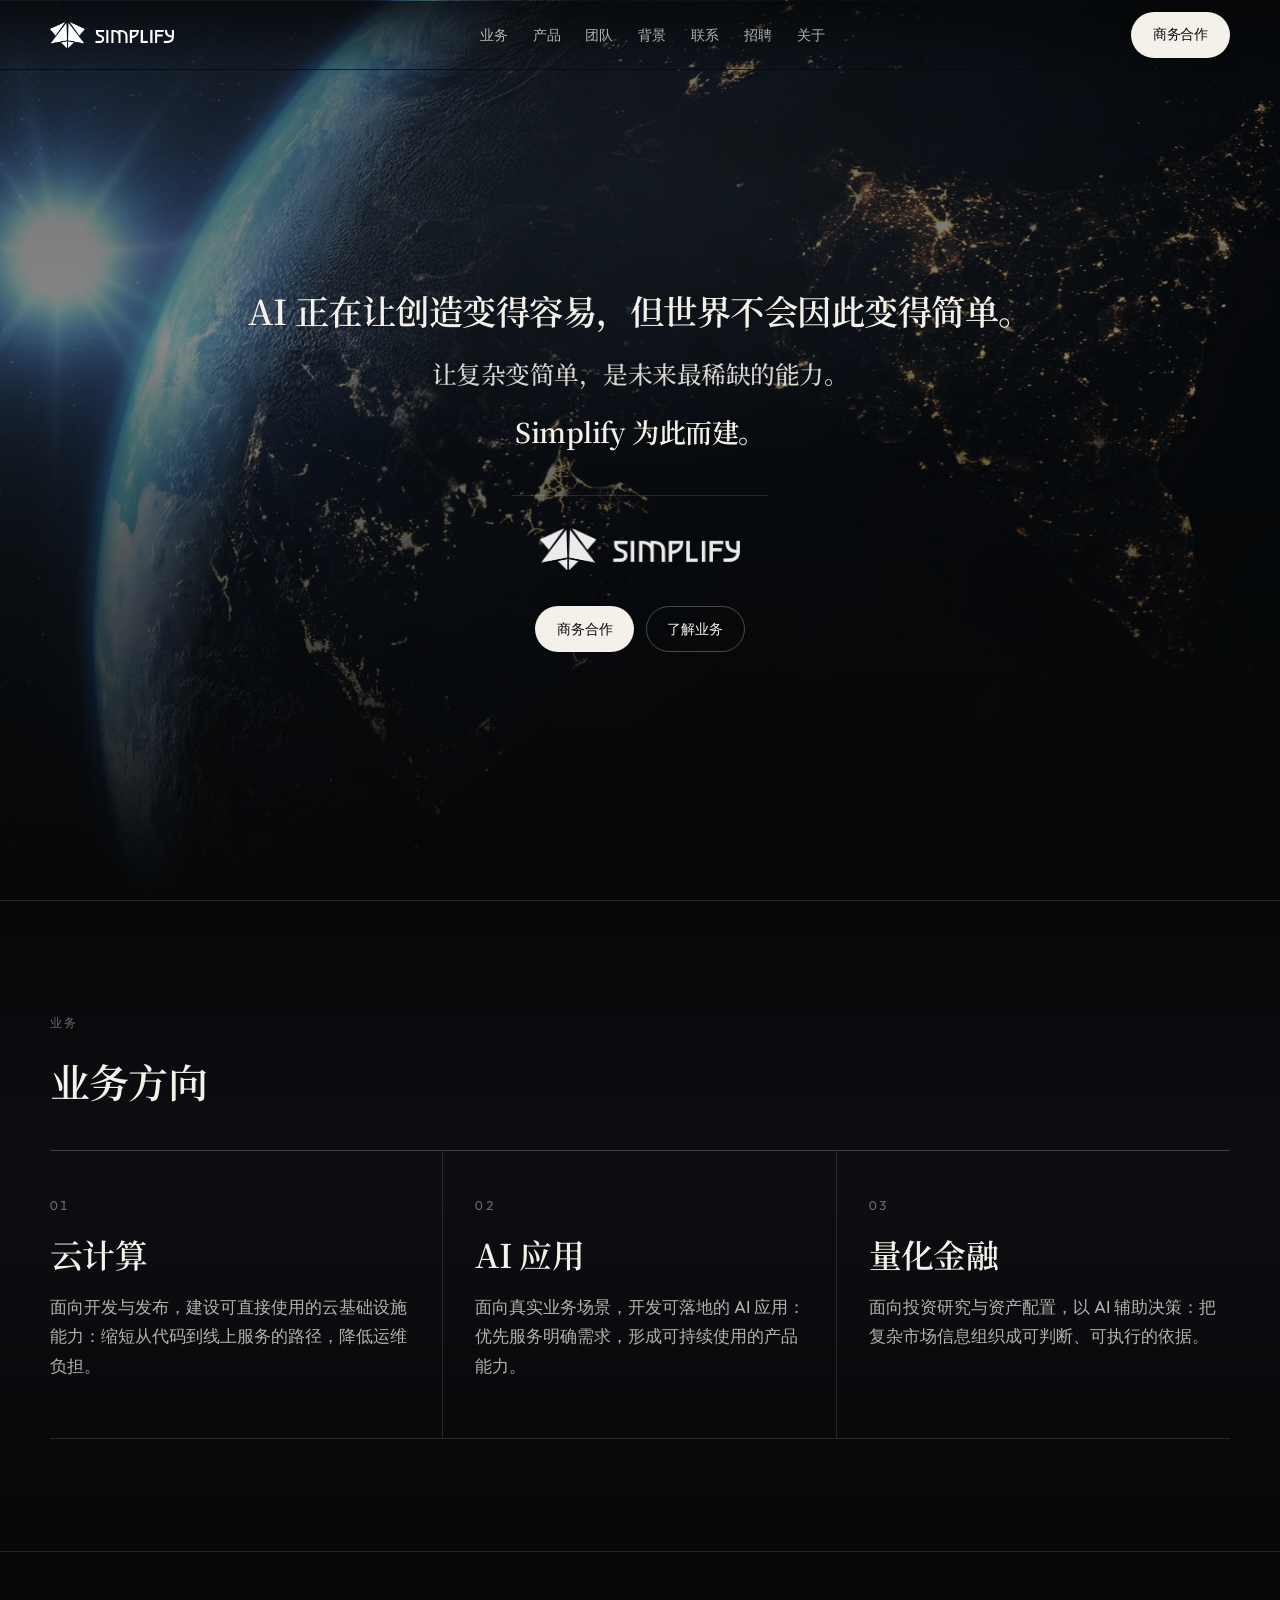
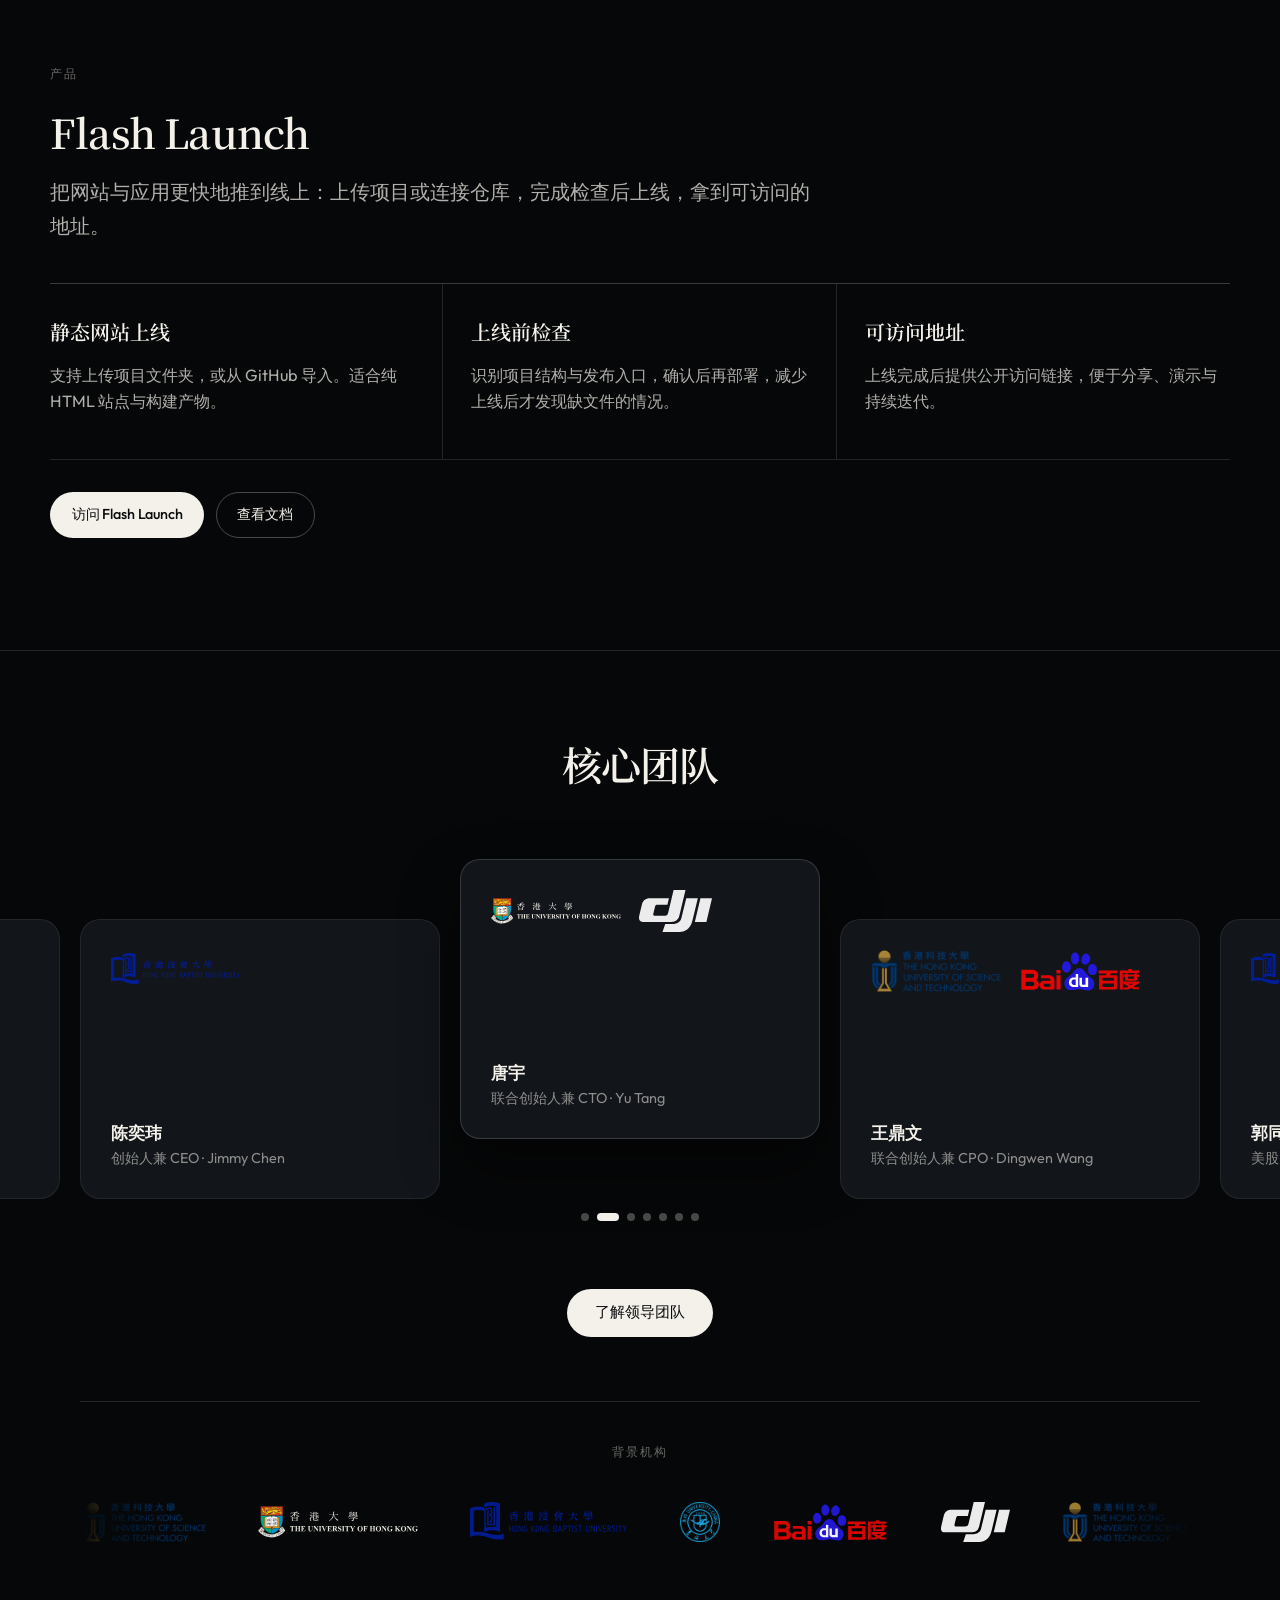
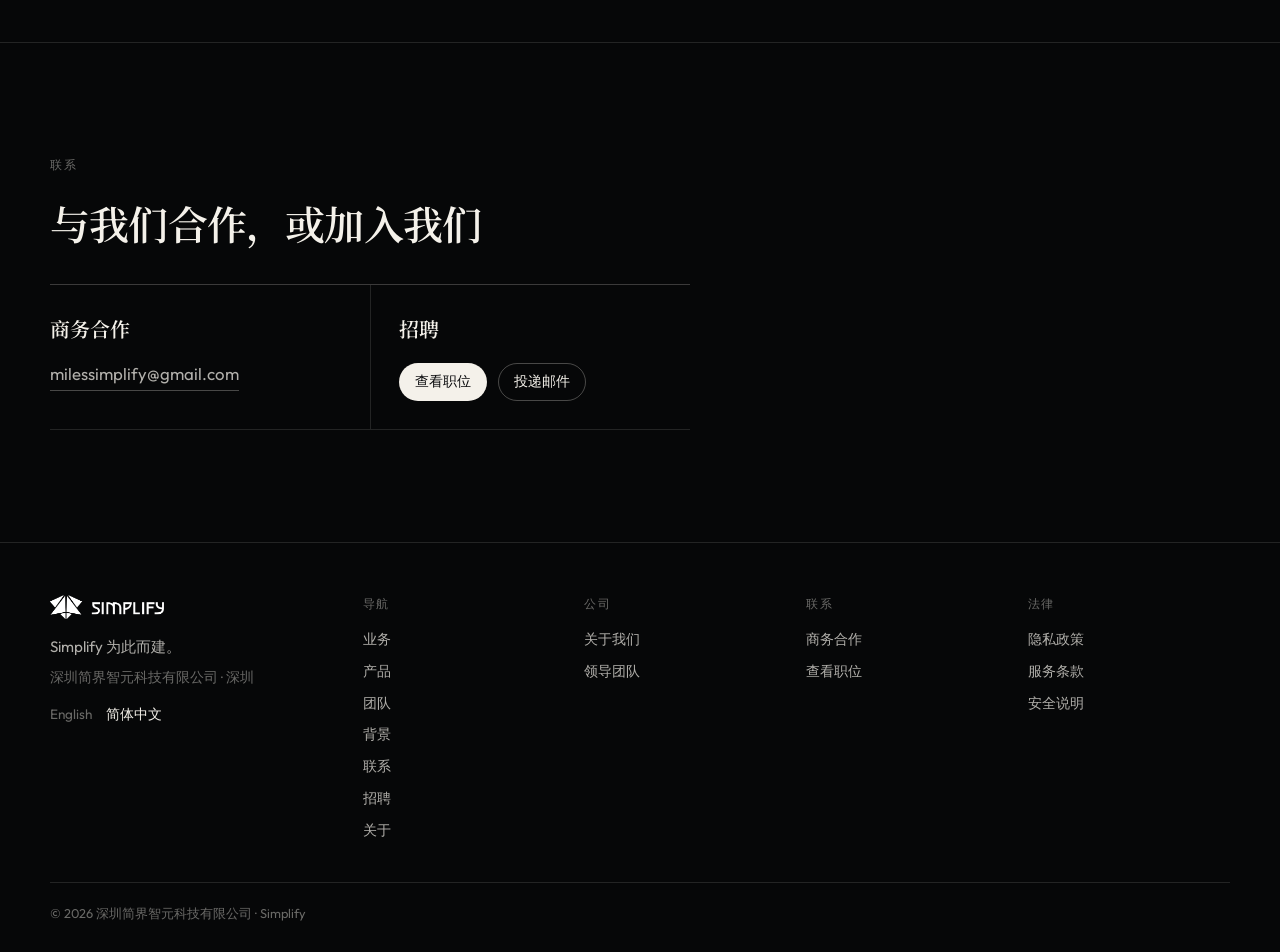
<file: index.html>
<!doctype html>
<html lang="zh-CN">
  <head>
    <meta charset="utf-8">
    <meta name="viewport" content="width=device-width, initial-scale=1">
    <title>Simplify · 深圳简界智元科技有限公司</title>
    <meta name="description" content="AI 正在让创造变得容易，但世界不会因此变得简单。让复杂变简单，是未来最稀缺的能力。Simplify 为此而建。">
    <meta name="theme-color" content="#060708">
    <link rel="canonical" href="https://add-miles.github.io/simplify-brand-site/">
    <link rel="alternate" hreflang="zh-CN" href="https://add-miles.github.io/simplify-brand-site/">
    <link rel="alternate" hreflang="en" href="https://add-miles.github.io/simplify-brand-site/en/">
    <meta property="og:type" content="website">
    <meta property="og:site_name" content="Simplify">
    <meta property="og:title" content="Simplify · 深圳简界智元科技有限公司">
    <meta property="og:description" content="AI 正在让创造变得容易，但世界不会因此变得简单。让复杂变简单，是未来最稀缺的能力。Simplify 为此而建。">
    <meta property="og:locale" content="zh_CN">
    <link rel="icon" href="assets/simplify-favicon-v2.svg" type="image/svg+xml">
    <link rel="preconnect" href="https://fonts.googleapis.com">
    <link rel="preconnect" href="https://fonts.gstatic.com" crossorigin>
    <link href="https://fonts.googleapis.com/css2?family=Noto+Serif+SC:wght@500;600;700&family=Outfit:wght@400;500;600;700&display=swap" rel="stylesheet">
    <link rel="stylesheet" href="vendor/swiper/swiper-bundle.min.css">
    <link rel="stylesheet" href="css/site.css?v=team-scroll-sync-v1">
  </head>
  <body>
    <header class="top" id="header" data-at-top="true">
      <div class="top-shell">
        <nav class="nav" aria-label="主导航">
          <a class="logo" href="./" aria-label="Simplify 首页">
            <img src="assets/simplify-logo-white.png" alt="SIMPLIFY" width="150" height="32">
          </a>
          <div class="nav-mid" id="nav-links">
            <a class="nav-a" href="#work">业务</a>
            <a class="nav-a" href="#products">产品</a>
            <a class="nav-a" href="#team">团队</a>
            <a class="nav-a" href="#background">背景</a>
            <a class="nav-a" href="#contact">联系</a>
            <a class="nav-a" href="https://simplify-net.com/zh-cn/careers/">招聘</a>
            <a class="nav-a" href="https://simplify-net.com/zh-cn/about/">关于</a>
          </div>
          <div class="nav-end">
            <a class="btn btn-light" href="#contact">商务合作</a>
            <button class="burger" type="button" id="menu-btn" aria-controls="nav-links" aria-expanded="false">
              <span class="sr">菜单</span>
              <i></i>
            </button>
          </div>
        </nav>
      </div>
    </header>

    <main id="main">
      <section class="hero" id="hero">
        <div class="hero-media" aria-hidden="true">
          <video class="hero-video" autoplay muted loop playsinline poster="assets/video/earth-poster.jpg">
            <source src="assets/video/earth-bg.mp4" type="video/mp4">
          </video>
          <div class="hero-veil"></div>
        </div>
        <div class="shell hero-inner" data-reveal>
          <h1 class="display">
            <span class="thesis-lead">AI 正在让创造变得容易，但世界不会因此变得简单。</span>
            <span class="thesis-belief">让复杂变简单，是未来最稀缺的能力。</span>
            <span class="thesis-close">Simplify 为此而建。</span>
          </h1>
          <div class="hero-brand">
            <img src="assets/simplify-logo-white.png" alt="SIMPLIFY" width="220" height="48">
          </div>
          <div class="actions">
            <a class="btn btn-light" href="#contact">商务合作</a>
            <a class="btn btn-ghost" href="#work">了解业务</a>
          </div>
        </div>
      </section>

      <section class="band band-work" id="work">
        <div class="shell" data-reveal>
          <p class="section-label">业务</p>
          <h2 class="title work-title">业务方向</h2>
          <div class="work-rail">
            <article class="work-item">
              <span class="work-index">01</span>
              <h3>云计算</h3>
              <p>面向开发与发布，建设可直接使用的云基础设施能力：缩短从代码到线上服务的路径，降低运维负担。</p>
            </article>
            <article class="work-item">
              <span class="work-index">02</span>
              <h3>AI 应用</h3>
              <p>面向真实业务场景，开发可落地的 AI 应用：优先服务明确需求，形成可持续使用的产品能力。</p>
            </article>
            <article class="work-item">
              <span class="work-index">03</span>
              <h3>量化金融</h3>
              <p>面向投资研究与资产配置，以 AI 辅助决策：把复杂市场信息组织成可判断、可执行的依据。</p>
            </article>
          </div>
        </div>
      </section>

      <section class="band band-products" id="products">
        <div class="shell" data-reveal>
          <p class="section-label">产品</p>
          <h2 class="title">Flash Launch</h2>
          <p class="product-lead">把网站与应用更快地推到线上：上传项目或连接仓库，完成检查后上线，拿到可访问的地址。</p>
          <div class="product-panel">
            <article class="product-point">
              <h3>静态网站上线</h3>
              <p>支持上传项目文件夹，或从 GitHub 导入。适合纯 HTML 站点与构建产物。</p>
            </article>
            <article class="product-point">
              <h3>上线前检查</h3>
              <p>识别项目结构与发布入口，确认后再部署，减少上线后才发现缺文件的情况。</p>
            </article>
            <article class="product-point">
              <h3>可访问地址</h3>
              <p>上线完成后提供公开访问链接，便于分享、演示与持续迭代。</p>
            </article>
          </div>
          <div class="actions product-actions">
            <a class="btn btn-light" href="https://www.flashlaunch.net/" target="_blank" rel="noopener noreferrer">访问 Flash Launch</a>
            <a class="btn btn-ghost" href="https://www.flashlaunch.net/docs/flash-launch/deploy-a-static-site" target="_blank" rel="noopener noreferrer">查看文档</a>
          </div>
        </div>
      </section>

      <!-- LOCKED: #team + #background (核心团队 / 背景机构) — do not change layout, copy, logos, or marquee behavior -->
      <section class="team-section" id="team">
        <div class="sx-light-inner">
          <div class="sx-heading-wrap">
            <h2 class="sx-heading">核心团队</h2>
          </div>
          <div class="div-block-34">
            <div class="swiper team_swiper">
              <div class="swiper-wrapper team_swiper_w">
                <div class="swiper-slide team_swiper_slide">
                  <div class="team_swiper_item">
                    <div class="team-logos">
                        <img class="image-14" src="assets/logos/hkbu.svg" alt="香港浸会大学" loading="lazy" width="120" height="40">
                    </div>
                    <div class="team-meta">
                      <h3 class="heading-4">陈奕玮</h3>
                      <div class="text-block-7">创始人兼 CEO · Jimmy Chen</div>
                    </div>
                  </div>
                </div>
                <div class="swiper-slide team_swiper_slide">
                  <div class="team_swiper_item">
                    <div class="team-logos">
                        <img class="image-14" src="assets/logos/hku.svg" alt="香港大学" loading="lazy" width="120" height="40">
                        <img class="image-14" src="assets/logos/dji-white.svg" alt="大疆" loading="lazy" width="100" height="40">
                    </div>
                    <div class="team-meta">
                      <h3 class="heading-4">唐宇</h3>
                      <div class="text-block-7">联合创始人兼 CTO · Yu Tang</div>
                    </div>
                  </div>
                </div>
                <div class="swiper-slide team_swiper_slide">
                  <div class="team_swiper_item">
                    <div class="team-logos">
                        <img class="image-14" src="assets/logos/hkust-word.png" alt="香港科技大学" loading="lazy" width="120" height="40">
                        <img class="image-14" src="assets/logos/baidu.svg" alt="百度" loading="lazy" width="100" height="40">
                    </div>
                    <div class="team-meta">
                      <h3 class="heading-4">王鼎文</h3>
                      <div class="text-block-7">联合创始人兼 CPO · Dingwen Wang</div>
                    </div>
                  </div>
                </div>
                <div class="swiper-slide team_swiper_slide">
                  <div class="team_swiper_item">
                    <div class="team-logos">
                        <img class="image-14" src="assets/logos/hkbu.svg" alt="香港浸会大学" loading="lazy" width="120" height="40">
                    </div>
                    <div class="team-meta">
                      <h3 class="heading-4">郭同顺</h3>
                      <div class="text-block-7">美股多空股票基金经理 · Tongshun Guo</div>
                    </div>
                  </div>
                </div>
                <div class="swiper-slide team_swiper_slide">
                  <div class="team_swiper_item">
                    <div class="team-logos">
                        <img class="image-14" src="assets/logos/hkbu.svg" alt="香港浸会大学" loading="lazy" width="120" height="40">
                    </div>
                    <div class="team-meta">
                      <h3 class="heading-4">廖俊承</h3>
                      <div class="text-block-7">商务发展与商业合作 · Juncheng Liao</div>
                    </div>
                  </div>
                </div>
                <div class="swiper-slide team_swiper_slide">
                  <div class="team_swiper_item">
                    <div class="team-logos">
                        <img class="image-14" src="assets/logos/hkbu.svg" alt="香港浸会大学" loading="lazy" width="120" height="40">
                    </div>
                    <div class="team-meta">
                      <h3 class="heading-4">徐彼岸</h3>
                      <div class="text-block-7">创始工程师 · Xu Bian</div>
                    </div>
                  </div>
                </div>
                <div class="swiper-slide team_swiper_slide">
                  <div class="team_swiper_item">
                    <div class="team-logos">
                        <img class="image-14" src="assets/logos/jlu.png" alt="吉林大学" loading="lazy" width="100" height="40">
                        <img class="image-14" src="assets/logos/hkust-word.png" alt="香港科技大学" loading="lazy" width="120" height="40">
                    </div>
                    <div class="team-meta">
                      <h3 class="heading-4">郑宇琛</h3>
                      <div class="text-block-7">法务与运营 · Yuchen Zheng</div>
                    </div>
                  </div>
                </div>
              </div>
              <div class="swiper-pagination team_s_p"></div>
            </div>
            <a class="sx-case-btn" href="https://simplify-net.com/zh-cn/leadership/">了解领导团队</a>
          </div>

          <div class="bg-orgs" id="background">
            <p class="sx-bg-label">背景机构</p>
            <div class="logos-marquee" aria-label="团队背景相关机构滚动展示">
              <div class="marquee-row">
                <div class="marquee-track marquee-ltr">
                  <img class="bg-logo" src="assets/logos/hkust-word.png" alt="香港科技大学" width="160" height="48" loading="eager">
                  <img class="bg-logo" src="assets/logos/hku.svg" alt="香港大学" width="160" height="48" loading="eager">
                  <img class="bg-logo" src="assets/logos/hkbu.svg" alt="香港浸会大学" width="160" height="48" loading="eager">
                  <img class="bg-logo" src="assets/logos/jlu.png" alt="吉林大学" width="120" height="48" loading="eager">
                  <img class="bg-logo" src="assets/logos/baidu.svg" alt="百度" width="140" height="48" loading="eager">
                  <img class="bg-logo" src="assets/logos/dji-white.svg" alt="大疆" width="120" height="48" loading="eager">
                  <img class="bg-logo" src="assets/logos/hkust-word.png" alt="" width="160" height="48" loading="eager" aria-hidden="true">
                  <img class="bg-logo" src="assets/logos/hku.svg" alt="" width="160" height="48" loading="eager" aria-hidden="true">
                  <img class="bg-logo" src="assets/logos/hkbu.svg" alt="" width="160" height="48" loading="eager" aria-hidden="true">
                  <img class="bg-logo" src="assets/logos/jlu.png" alt="" width="120" height="48" loading="eager" aria-hidden="true">
                  <img class="bg-logo" src="assets/logos/baidu.svg" alt="" width="140" height="48" loading="eager" aria-hidden="true">
                  <img class="bg-logo" src="assets/logos/dji-white.svg" alt="" width="120" height="48" loading="eager" aria-hidden="true">
                </div>
              </div>
            </div>
          </div>
        </div>
      </section>

      <section class="band band-contact" id="contact">
        <div class="shell contact-shell" data-reveal>
          <p class="section-label">联系</p>
          <h2 class="title">与我们合作，或加入我们</h2>
          <div class="contact-panel">
            <article class="contact">
              <h3>商务合作</h3>
              <a class="mail" href="mailto:milessimplify@gmail.com?subject=商务合作-Simplify">milessimplify@gmail.com</a>
            </article>
            <article class="contact">
              <h3>招聘</h3>
              <div class="actions">
                <a class="btn btn-light btn-sm" href="https://simplify-net.com/zh-cn/careers/">查看职位</a>
                <a class="btn btn-ghost btn-sm" href="mailto:career@simplify-net.com?subject=求职申请">投递邮件</a>
              </div>
            </article>
          </div>
        </div>
      </section>
    </main>

    <footer class="foot">
      <div class="shell foot-grid">
        <div class="foot-brand">
          <img src="assets/simplify-logo-white.png" alt="SIMPLIFY" width="132" height="28">
          <p class="foot-tag">Simplify 为此而建。</p>
          <p class="foot-entity">深圳简界智元科技有限公司 · 深圳</p>
          <div class="lang">
            <a href="./en/" lang="en">English</a>
            <a href="./" lang="zh-CN" aria-current="true">简体中文</a>
          </div>
        </div>
        <div class="foot-col">
          <h2>导航</h2>
          <div class="foot-nav">
            <a href="#work">业务</a>
            <a href="#products">产品</a>
            <a href="#team">团队</a>
            <a href="#background">背景</a>
            <a href="#contact">联系</a>
            <a href="https://simplify-net.com/zh-cn/careers/">招聘</a>
            <a href="https://simplify-net.com/zh-cn/about/">关于</a>
          </div>
        </div>
        <div class="foot-col">
          <h2>公司</h2>
          <a href="https://simplify-net.com/zh-cn/about/">关于我们</a>
          <a href="https://simplify-net.com/zh-cn/leadership/">领导团队</a>
        </div>
        <div class="foot-col">
          <h2>联系</h2>
          <a href="mailto:milessimplify@gmail.com">商务合作</a>
          <a href="https://simplify-net.com/zh-cn/careers/">查看职位</a>
        </div>
        <div class="foot-col">
          <h2>法律</h2>
          <a href="https://simplify-net.com/zh-cn/legal/privacy/">隐私政策</a>
          <a href="https://simplify-net.com/zh-cn/legal/terms/">服务条款</a>
          <a href="https://simplify-net.com/zh-cn/legal/security/">安全说明</a>
        </div>
      </div>
      <div class="shell foot-bar">© 2026 深圳简界智元科技有限公司 · Simplify</div>
    </footer>

    <script src="vendor/swiper/swiper-bundle.min.js"></script>
    <script src="js/site.js?v=team-scroll-sync-v1"></script>
  </body>
</html>
</file>
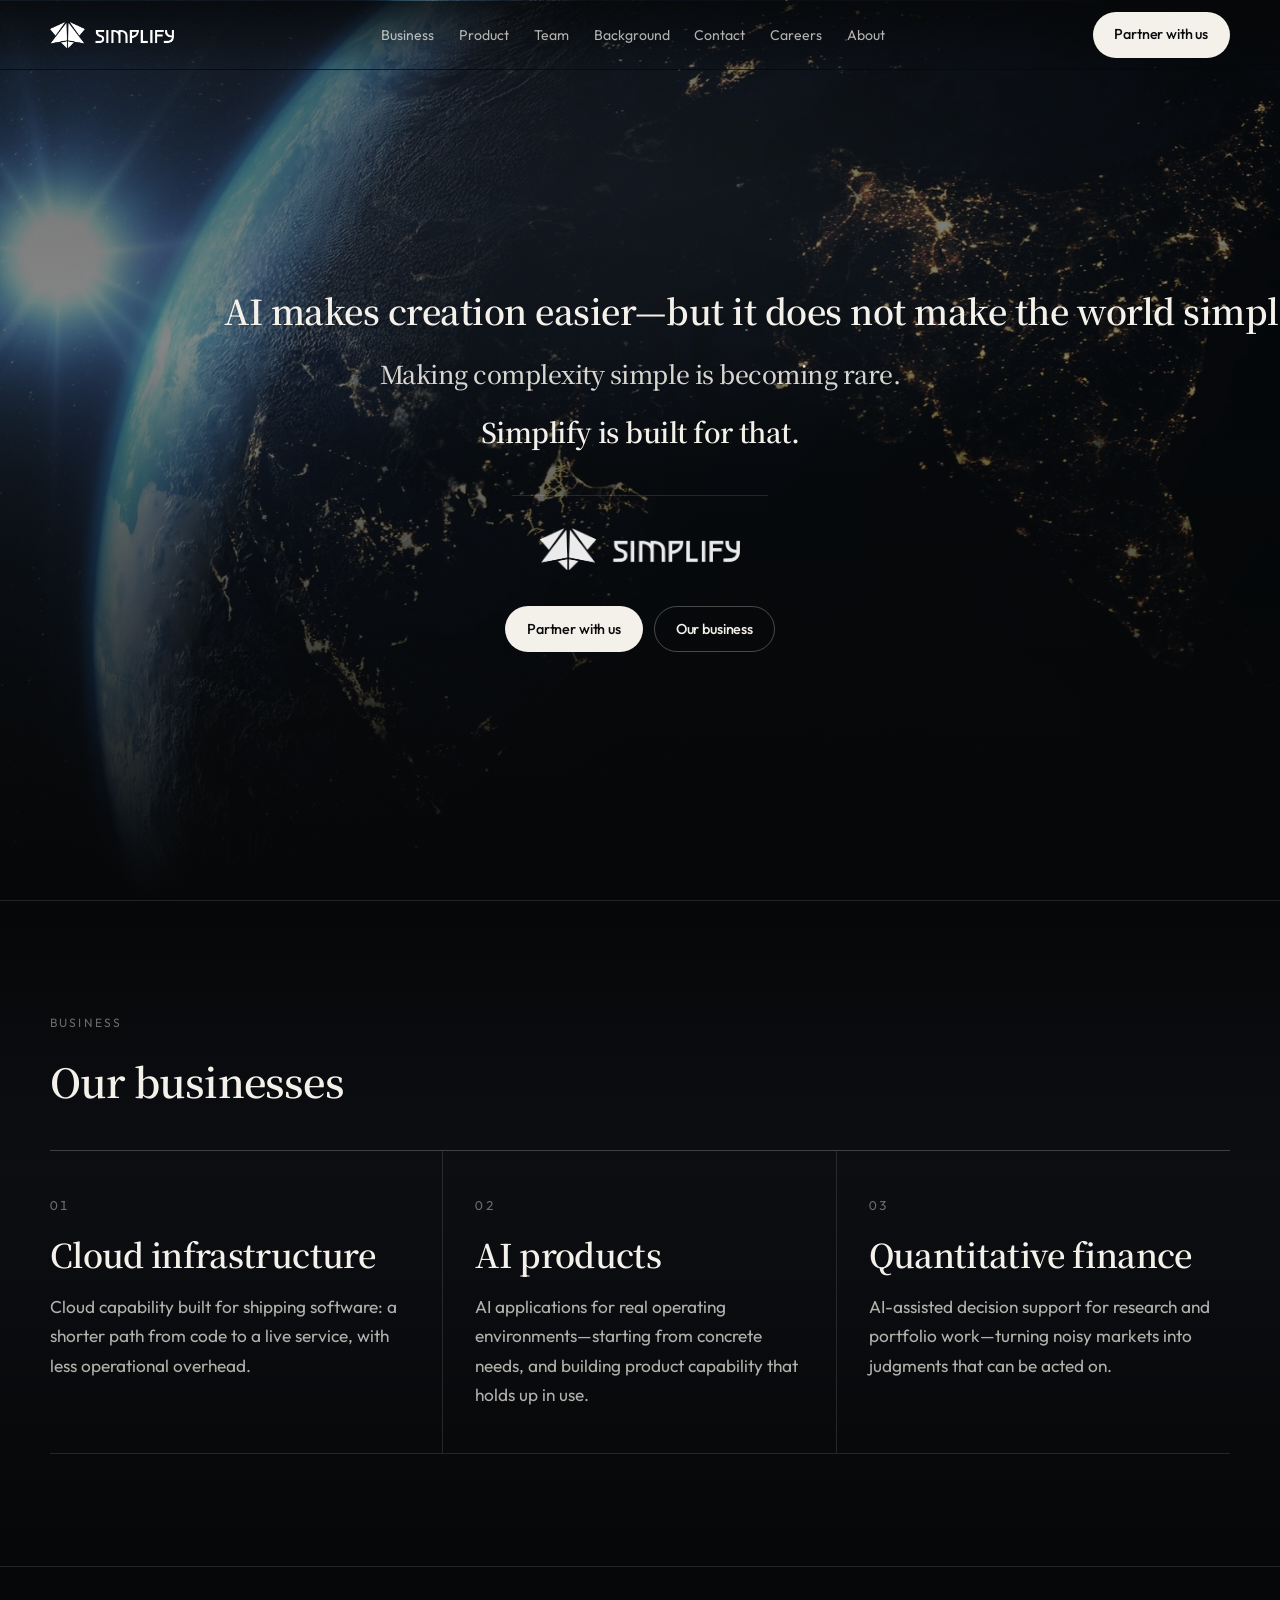
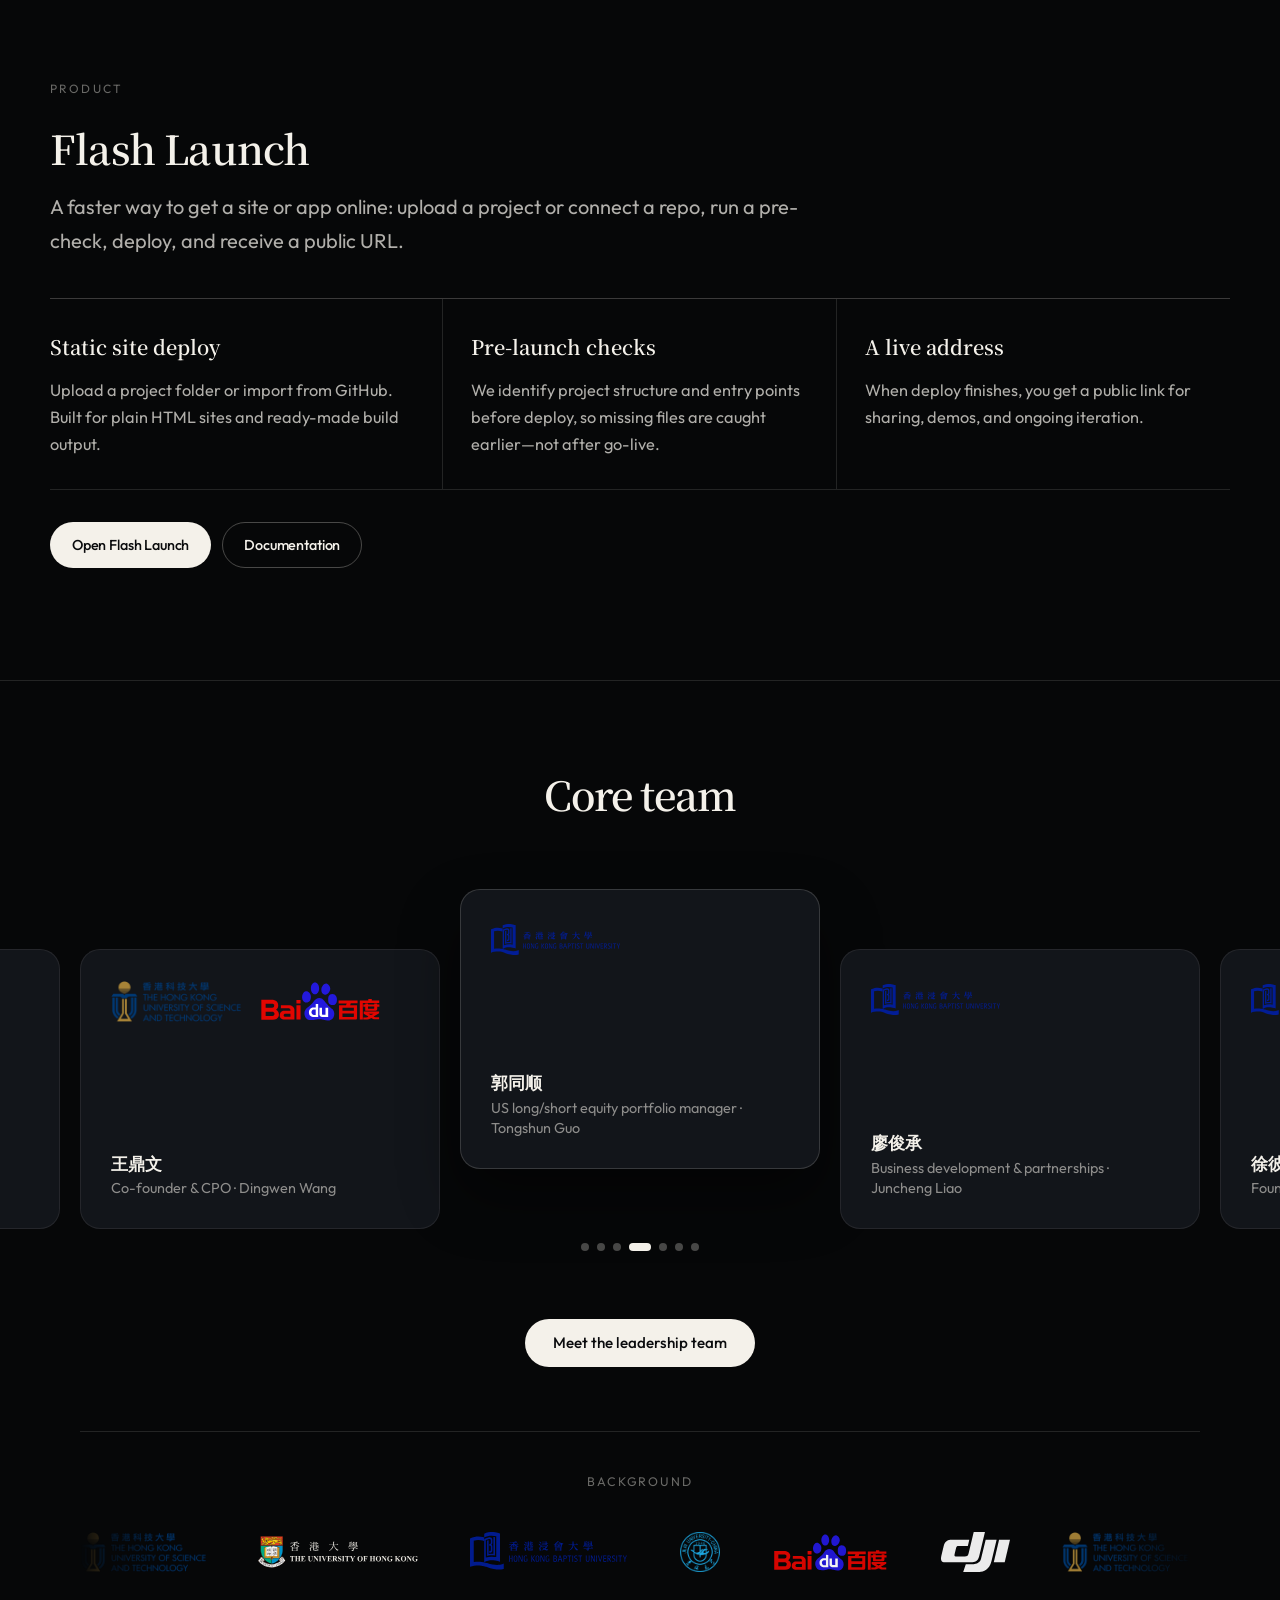
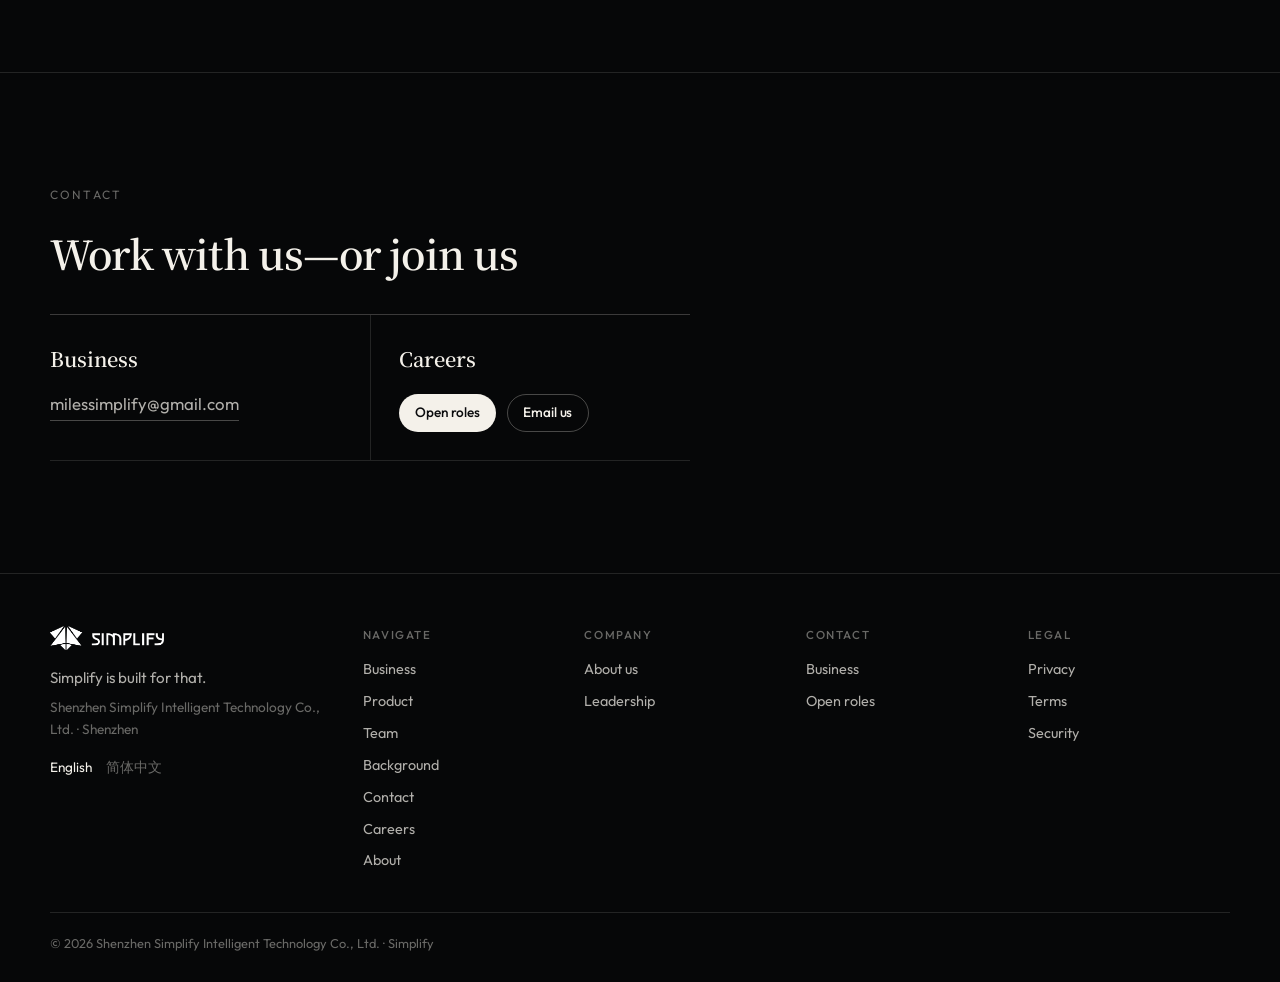
<file: en/index.html>
<!doctype html>
<html lang="en">
  <head>
    <meta charset="utf-8">
    <meta name="viewport" content="width=device-width, initial-scale=1">
    <title>Simplify · Shenzhen Simplify Intelligent Technology Co., Ltd.</title>
    <meta name="description" content="AI makes creation easier—but it does not make the world simpler. Making complexity simple is becoming rare. Simplify is built for that.">
    <meta name="theme-color" content="#060708">
    <link rel="canonical" href="https://add-miles.github.io/simplify-brand-site/en/">
    <meta property="og:type" content="website">
    <meta property="og:site_name" content="Simplify">
    <meta property="og:title" content="Simplify · Shenzhen Simplify Intelligent Technology Co., Ltd.">
    <meta property="og:description" content="AI makes creation easier—but it does not make the world simpler. Making complexity simple is becoming rare. Simplify is built for that.">
    <meta property="og:locale" content="en_US">
    <link rel="alternate" hreflang="zh-CN" href="https://add-miles.github.io/simplify-brand-site/">
    <link rel="alternate" hreflang="en" href="https://add-miles.github.io/simplify-brand-site/en/">
    <link rel="icon" href="../assets/simplify-favicon-v2.svg" type="image/svg+xml">
    <link rel="preconnect" href="https://fonts.googleapis.com">
    <link rel="preconnect" href="https://fonts.gstatic.com" crossorigin>
    <link href="https://fonts.googleapis.com/css2?family=Noto+Serif+SC:wght@500;600;700&family=Outfit:wght@400;500;600;700&display=swap" rel="stylesheet">
    <link rel="stylesheet" href="../vendor/swiper/swiper-bundle.min.css">
    <link rel="stylesheet" href="../css/site.css?v=team-scroll-sync-v1">
  </head>
  <body>
    <header class="top" id="header" data-at-top="true">
      <div class="top-shell">
        <nav class="nav" aria-label="Primary">
          <a class="logo" href="./" aria-label="Simplify home">
            <img src="../assets/simplify-logo-white.png" alt="SIMPLIFY" width="150" height="32">
          </a>
          <div class="nav-mid" id="nav-links">
            <a class="nav-a" href="#work">Business</a>
            <a class="nav-a" href="#products">Product</a>
            <a class="nav-a" href="#team">Team</a>
            <a class="nav-a" href="#background">Background</a>
            <a class="nav-a" href="#contact">Contact</a>
            <a class="nav-a" href="https://simplify-net.com/careers/">Careers</a>
            <a class="nav-a" href="https://simplify-net.com/about/">About</a>
          </div>
          <div class="nav-end">
            <a class="btn btn-light" href="#contact">Partner with us</a>
            <button class="burger" type="button" id="menu-btn" aria-controls="nav-links" aria-expanded="false">
              <span class="sr">Menu</span>
              <i></i>
            </button>
          </div>
        </nav>
      </div>
    </header>

    <main id="main">
      <section class="hero" id="hero">
        <div class="hero-media" aria-hidden="true">
          <video class="hero-video" autoplay muted loop playsinline poster="../assets/video/earth-poster.jpg">
            <source src="../assets/video/earth-bg.mp4" type="video/mp4">
          </video>
          <div class="hero-veil"></div>
        </div>
        <div class="shell hero-inner" data-reveal>
          <h1 class="display">
            <span class="thesis-lead">AI makes creation easier—but it does not make the world simpler.</span>
            <span class="thesis-belief">Making complexity simple is becoming rare.</span>
            <span class="thesis-close">Simplify is built for that.</span>
          </h1>
          <div class="hero-brand">
            <img src="../assets/simplify-logo-white.png" alt="SIMPLIFY" width="220" height="48">
          </div>
          <div class="actions">
            <a class="btn btn-light" href="#contact">Partner with us</a>
            <a class="btn btn-ghost" href="#work">Our business</a>
          </div>
        </div>
      </section>

      <section class="band band-work" id="work">
        <div class="shell" data-reveal>
          <p class="section-label">Business</p>
          <h2 class="title work-title">Our businesses</h2>
          <div class="work-rail">
            <article class="work-item">
              <span class="work-index">01</span>
              <h3>Cloud infrastructure</h3>
              <p>Cloud capability built for shipping software: a shorter path from code to a live service, with less operational overhead.</p>
            </article>
            <article class="work-item">
              <span class="work-index">02</span>
              <h3>AI products</h3>
              <p>AI applications for real operating environments—starting from concrete needs, and building product capability that holds up in use.</p>
            </article>
            <article class="work-item">
              <span class="work-index">03</span>
              <h3>Quantitative finance</h3>
              <p>AI-assisted decision support for research and portfolio work—turning noisy markets into judgments that can be acted on.</p>
            </article>
          </div>
        </div>
      </section>

      <section class="band band-products" id="products">
        <div class="shell" data-reveal>
          <p class="section-label">Product</p>
          <h2 class="title">Flash Launch</h2>
          <p class="product-lead">A faster way to get a site or app online: upload a project or connect a repo, run a pre-check, deploy, and receive a public URL.</p>
          <div class="product-panel">
            <article class="product-point">
              <h3>Static site deploy</h3>
              <p>Upload a project folder or import from GitHub. Built for plain HTML sites and ready-made build output.</p>
            </article>
            <article class="product-point">
              <h3>Pre-launch checks</h3>
              <p>We identify project structure and entry points before deploy, so missing files are caught earlier—not after go-live.</p>
            </article>
            <article class="product-point">
              <h3>A live address</h3>
              <p>When deploy finishes, you get a public link for sharing, demos, and ongoing iteration.</p>
            </article>
          </div>
          <div class="actions product-actions">
            <a class="btn btn-light" href="https://www.flashlaunch.net/" target="_blank" rel="noopener noreferrer">Open Flash Launch</a>
            <a class="btn btn-ghost" href="https://www.flashlaunch.net/docs/flash-launch/deploy-a-static-site" target="_blank" rel="noopener noreferrer">Documentation</a>
          </div>
        </div>
      </section>

      <!-- LOCKED structure: team + background — English labels only; layout and logos unchanged -->
      <section class="team-section" id="team">
        <div class="sx-light-inner">
          <div class="sx-heading-wrap">
            <h2 class="sx-heading">Core team</h2>
          </div>
          <div class="div-block-34">
            <div class="swiper team_swiper">
              <div class="swiper-wrapper team_swiper_w">
                <div class="swiper-slide team_swiper_slide">
                  <div class="team_swiper_item">
                    <div class="team-logos">
                        <img class="image-14" src="../assets/logos/hkbu.svg" alt="Hong Kong Baptist University" loading="lazy" width="120" height="40">
                    </div>
                    <div class="team-meta">
                      <h3 class="heading-4">陈奕玮</h3>
                      <div class="text-block-7">Founder &amp; CEO · Jimmy Chen</div>
                    </div>
                  </div>
                </div>
                <div class="swiper-slide team_swiper_slide">
                  <div class="team_swiper_item">
                    <div class="team-logos">
                        <img class="image-14" src="../assets/logos/hku.svg" alt="The University of Hong Kong" loading="lazy" width="120" height="40">
                        <img class="image-14" src="../assets/logos/dji-white.svg" alt="DJI" loading="lazy" width="100" height="40">
                    </div>
                    <div class="team-meta">
                      <h3 class="heading-4">唐宇</h3>
                      <div class="text-block-7">Co-founder &amp; CTO · Yu Tang</div>
                    </div>
                  </div>
                </div>
                <div class="swiper-slide team_swiper_slide">
                  <div class="team_swiper_item">
                    <div class="team-logos">
                        <img class="image-14" src="../assets/logos/hkust-word.png" alt="The Hong Kong University of Science and Technology" loading="lazy" width="120" height="40">
                        <img class="image-14" src="../assets/logos/baidu.svg" alt="Baidu" loading="lazy" width="100" height="40">
                    </div>
                    <div class="team-meta">
                      <h3 class="heading-4">王鼎文</h3>
                      <div class="text-block-7">Co-founder &amp; CPO · Dingwen Wang</div>
                    </div>
                  </div>
                </div>
                <div class="swiper-slide team_swiper_slide">
                  <div class="team_swiper_item">
                    <div class="team-logos">
                        <img class="image-14" src="../assets/logos/hkbu.svg" alt="Hong Kong Baptist University" loading="lazy" width="120" height="40">
                    </div>
                    <div class="team-meta">
                      <h3 class="heading-4">郭同顺</h3>
                      <div class="text-block-7">US long/short equity portfolio manager · Tongshun Guo</div>
                    </div>
                  </div>
                </div>
                <div class="swiper-slide team_swiper_slide">
                  <div class="team_swiper_item">
                    <div class="team-logos">
                        <img class="image-14" src="../assets/logos/hkbu.svg" alt="Hong Kong Baptist University" loading="lazy" width="120" height="40">
                    </div>
                    <div class="team-meta">
                      <h3 class="heading-4">廖俊承</h3>
                      <div class="text-block-7">Business development &amp; partnerships · Juncheng Liao</div>
                    </div>
                  </div>
                </div>
                <div class="swiper-slide team_swiper_slide">
                  <div class="team_swiper_item">
                    <div class="team-logos">
                        <img class="image-14" src="../assets/logos/hkbu.svg" alt="Hong Kong Baptist University" loading="lazy" width="120" height="40">
                    </div>
                    <div class="team-meta">
                      <h3 class="heading-4">徐彼岸</h3>
                      <div class="text-block-7">Founding engineer · Xu Bian</div>
                    </div>
                  </div>
                </div>
                <div class="swiper-slide team_swiper_slide">
                  <div class="team_swiper_item">
                    <div class="team-logos">
                        <img class="image-14" src="../assets/logos/jlu.png" alt="Jilin University" loading="lazy" width="100" height="40">
                        <img class="image-14" src="../assets/logos/hkust-word.png" alt="The Hong Kong University of Science and Technology" loading="lazy" width="120" height="40">
                    </div>
                    <div class="team-meta">
                      <h3 class="heading-4">郑宇琛</h3>
                      <div class="text-block-7">Legal &amp; operations · Yuchen Zheng</div>
                    </div>
                  </div>
                </div>
              </div>
              <div class="swiper-pagination team_s_p"></div>
            </div>
            <a class="sx-case-btn" href="https://simplify-net.com/leadership/">Meet the leadership team</a>
          </div>

          <div class="bg-orgs" id="background">
            <p class="sx-bg-label">Background</p>
            <div class="logos-marquee" aria-label="Background institutions of the team">
              <div class="marquee-row">
                <div class="marquee-track marquee-ltr">
                  <img class="bg-logo" src="../assets/logos/hkust-word.png" alt="The Hong Kong University of Science and Technology" width="160" height="48" loading="eager">
                  <img class="bg-logo" src="../assets/logos/hku.svg" alt="The University of Hong Kong" width="160" height="48" loading="eager">
                  <img class="bg-logo" src="../assets/logos/hkbu.svg" alt="Hong Kong Baptist University" width="160" height="48" loading="eager">
                  <img class="bg-logo" src="../assets/logos/jlu.png" alt="Jilin University" width="120" height="48" loading="eager">
                  <img class="bg-logo" src="../assets/logos/baidu.svg" alt="Baidu" width="140" height="48" loading="eager">
                  <img class="bg-logo" src="../assets/logos/dji-white.svg" alt="DJI" width="120" height="48" loading="eager">
                  <img class="bg-logo" src="../assets/logos/hkust-word.png" alt="" width="160" height="48" loading="eager" aria-hidden="true">
                  <img class="bg-logo" src="../assets/logos/hku.svg" alt="" width="160" height="48" loading="eager" aria-hidden="true">
                  <img class="bg-logo" src="../assets/logos/hkbu.svg" alt="" width="160" height="48" loading="eager" aria-hidden="true">
                  <img class="bg-logo" src="../assets/logos/jlu.png" alt="" width="120" height="48" loading="eager" aria-hidden="true">
                  <img class="bg-logo" src="../assets/logos/baidu.svg" alt="" width="140" height="48" loading="eager" aria-hidden="true">
                  <img class="bg-logo" src="../assets/logos/dji-white.svg" alt="" width="120" height="48" loading="eager" aria-hidden="true">
                </div>
              </div>
            </div>
          </div>
        </div>
      </section>

      <section class="band band-contact" id="contact">
        <div class="shell contact-shell" data-reveal>
          <p class="section-label">Contact</p>
          <h2 class="title">Work with us—or join us</h2>
          <div class="contact-panel">
            <article class="contact">
              <h3>Business</h3>
              <a class="mail" href="mailto:milessimplify@gmail.com?subject=Business%20inquiry%20-%20Simplify">milessimplify@gmail.com</a>
            </article>
            <article class="contact">
              <h3>Careers</h3>
              <div class="actions">
                <a class="btn btn-light btn-sm" href="https://simplify-net.com/careers/">Open roles</a>
                <a class="btn btn-ghost btn-sm" href="mailto:career@simplify-net.com?subject=Application">Email us</a>
              </div>
            </article>
          </div>
        </div>
      </section>
    </main>

    <footer class="foot">
      <div class="shell foot-grid">
        <div class="foot-brand">
          <img src="../assets/simplify-logo-white.png" alt="SIMPLIFY" width="132" height="28">
          <p class="foot-tag">Simplify is built for that.</p>
          <p class="foot-entity">Shenzhen Simplify Intelligent Technology Co., Ltd. · Shenzhen</p>
          <div class="lang">
            <a href="./" lang="en" aria-current="true">English</a>
            <a href="../" lang="zh-CN">简体中文</a>
          </div>
        </div>
        <div class="foot-col">
          <h2>Navigate</h2>
          <div class="foot-nav">
            <a href="#work">Business</a>
            <a href="#products">Product</a>
            <a href="#team">Team</a>
            <a href="#background">Background</a>
            <a href="#contact">Contact</a>
            <a href="https://simplify-net.com/careers/">Careers</a>
            <a href="https://simplify-net.com/about/">About</a>
          </div>
        </div>
        <div class="foot-col">
          <h2>Company</h2>
          <a href="https://simplify-net.com/about/">About us</a>
          <a href="https://simplify-net.com/leadership/">Leadership</a>
        </div>
        <div class="foot-col">
          <h2>Contact</h2>
          <a href="mailto:milessimplify@gmail.com">Business</a>
          <a href="https://simplify-net.com/careers/">Open roles</a>
        </div>
        <div class="foot-col">
          <h2>Legal</h2>
          <a href="https://simplify-net.com/legal/privacy/">Privacy</a>
          <a href="https://simplify-net.com/legal/terms/">Terms</a>
          <a href="https://simplify-net.com/legal/security/">Security</a>
        </div>
      </div>
      <div class="shell foot-bar">© 2026 Shenzhen Simplify Intelligent Technology Co., Ltd. · Simplify</div>
    </footer>

    <script src="../vendor/swiper/swiper-bundle.min.js"></script>
    <script src="../js/site.js?v=team-scroll-sync-v1"></script>
  </body>
</html>
</file>
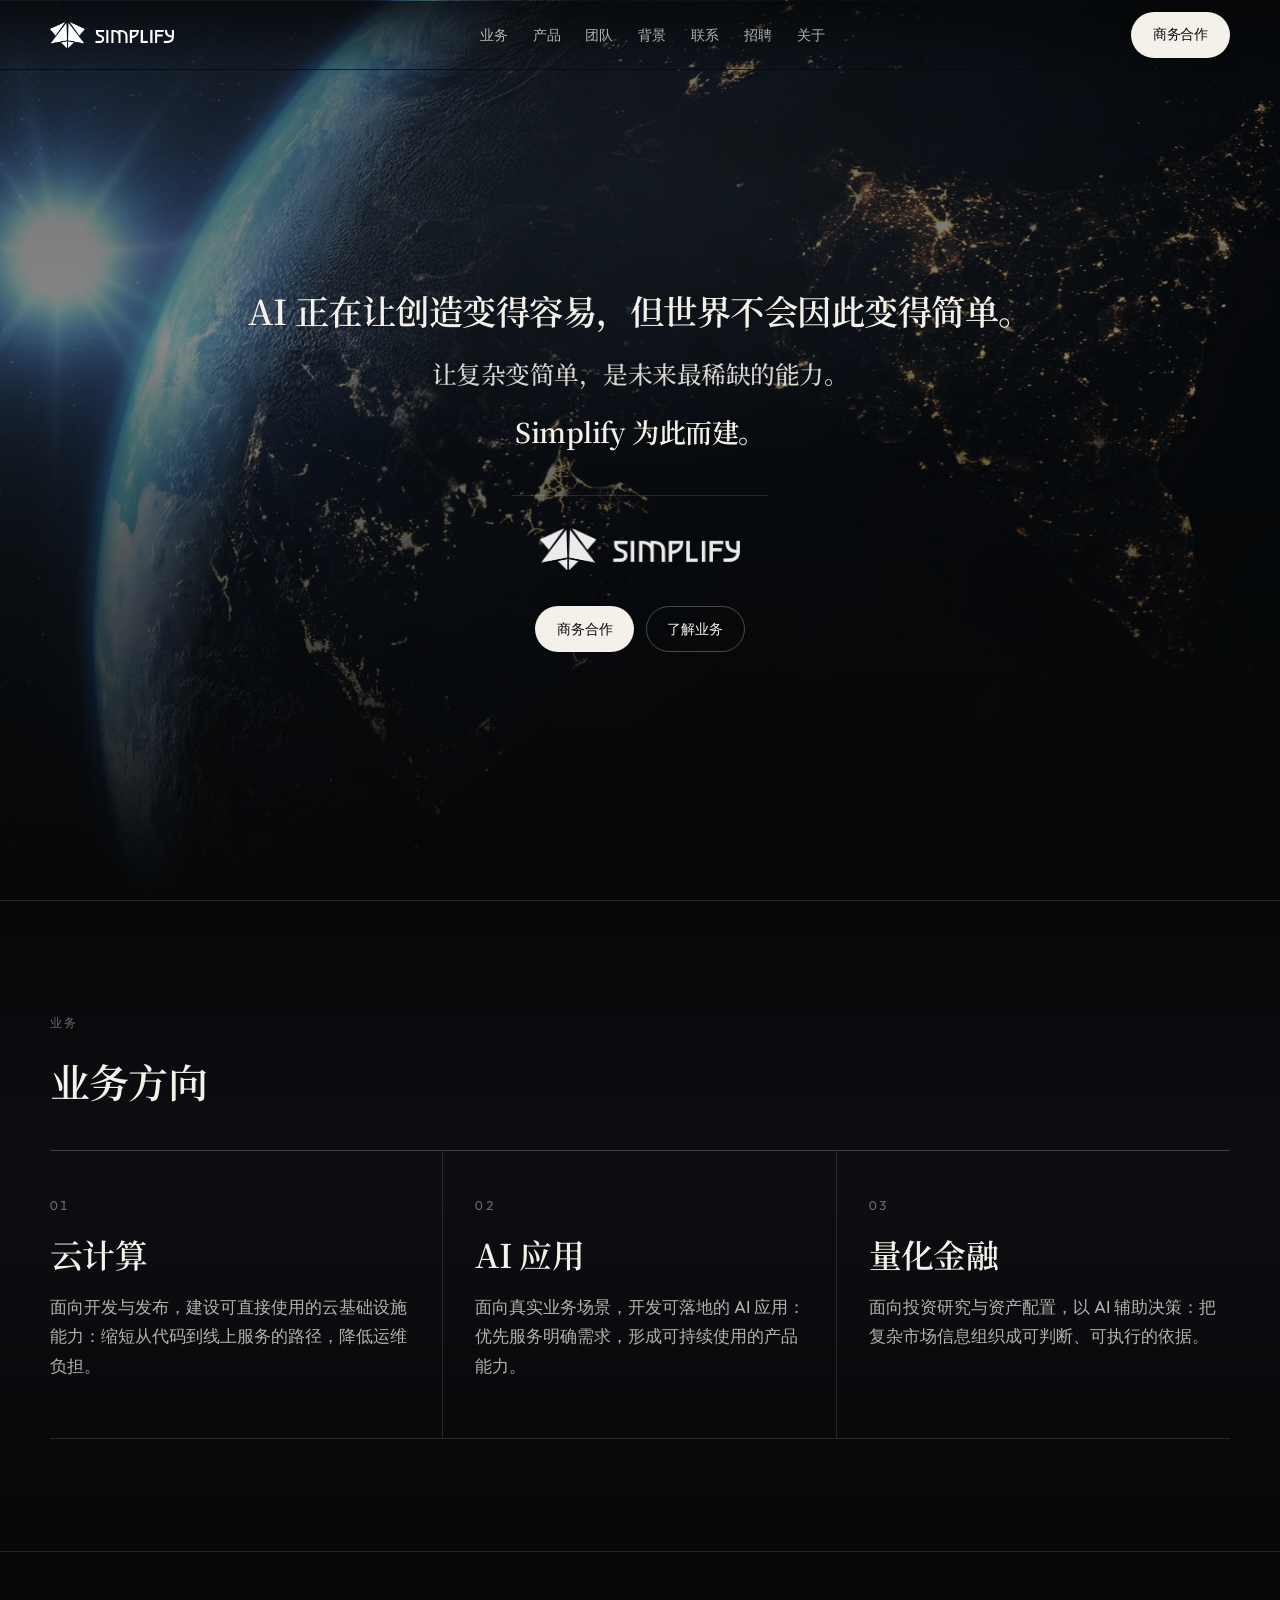
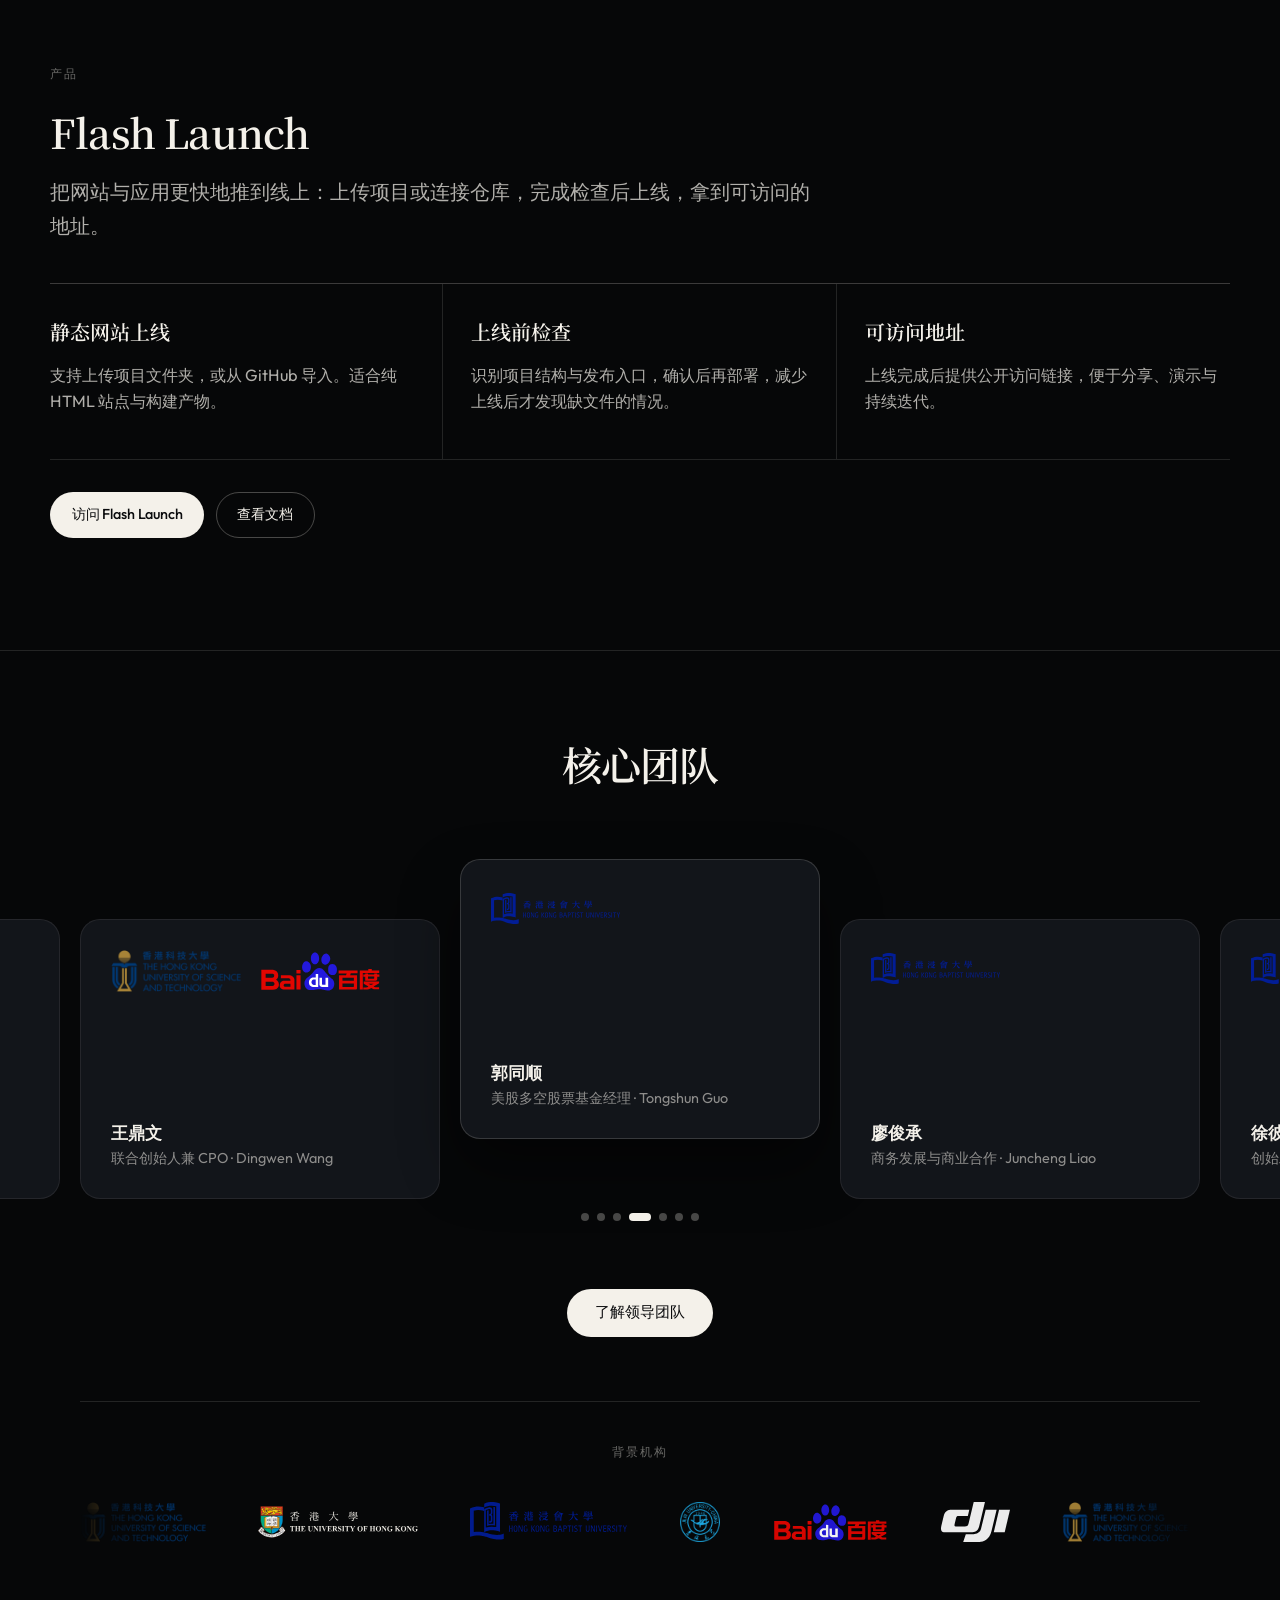
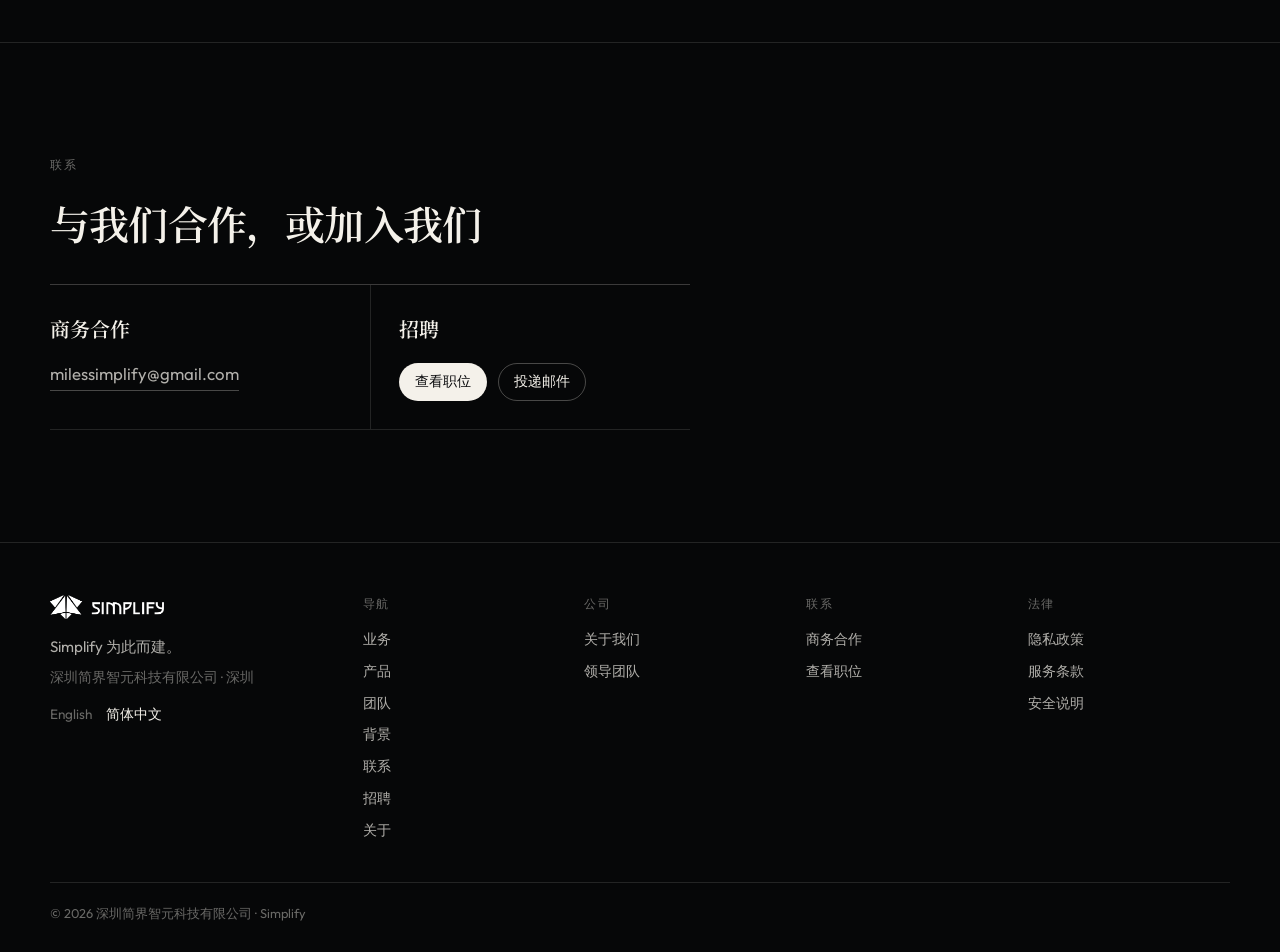
<file: preview-progress.html>
<!doctype html>
<html lang="zh-CN">
  <head>
    <meta charset="utf-8">
    <meta http-equiv="refresh" content="0;url=./">
    <link rel="canonical" href="./">
    <title>Redirect…</title>
    <script>location.replace("./");</script>
  </head>
  <body>
    <p><a href="./">打开 Simplify 首页</a></p>
  </body>
</html>
</file>
<file: css/site.css>
/* Simplify company homepage — thesis layout
   Signature: long thesis as hero composition + brand mark + three business rails
*/

:root {
  --bg: #060708;
  --bg-2: #0c0e12;
  --ink: #f4f1ea;
  --ink-2: rgba(244, 241, 234, 0.72);
  --ink-3: rgba(244, 241, 234, 0.42);
  --line: rgba(244, 241, 234, 0.12);
  --line-strong: rgba(244, 241, 234, 0.22);
  --cta: #f4f1ea;
  --cta-ink: #0a0b0d;
  --max: 1180px;
  --nav: 70px;
  --font: "Outfit", "PingFang SC", "Hiragino Sans GB", "Noto Sans SC", "Microsoft YaHei", sans-serif;
  --display: "Noto Serif SC", "Songti SC", "SimSun", serif;
  --ease: cubic-bezier(0.22, 1, 0.36, 1);
  --scroll: 0;
}

*,
*::before,
*::after {
  box-sizing: border-box;
}

html {
  scroll-behavior: smooth;
  /* Keep just under the fixed nav; extra offset left previous CTAs peeking through the bar */
  scroll-padding-top: var(--nav);
}

body {
  margin: 0;
  min-height: 100%;
  color: var(--ink);
  font-family: var(--font);
  font-size: 16px;
  line-height: 1.6;
  background: var(--bg);
  -webkit-font-smoothing: antialiased;
  overflow-x: hidden;
}

img {
  display: block;
  max-width: 100%;
}

a {
  color: inherit;
  text-decoration: none;
}

p,
h1,
h2,
h3 {
  margin: 0;
}

button {
  font: inherit;
  color: inherit;
  background: 0 0;
  border: 0;
  cursor: pointer;
}

:focus-visible {
  outline: 2px solid rgba(244, 241, 234, 0.5);
  outline-offset: 3px;
}

.sr {
  position: absolute;
  width: 1px;
  height: 1px;
  overflow: hidden;
  clip: rect(0, 0, 0, 0);
}

.shell {
  width: min(calc(100% - 2.75rem), var(--max));
  margin-inline: auto;
}

/* ── Header ── */
body > .top,
.top {
  position: fixed;
  inset: 0 0 auto;
  z-index: 200;
  display: flex;
  justify-content: center;
  pointer-events: none;
  padding: calc(var(--scroll) * 12px) calc(var(--scroll) * 1rem) 0;
}

.top-shell {
  pointer-events: auto;
  width: calc(100% - var(--scroll) * clamp(2rem, 16vw, 12rem));
  max-width: calc(100vw * (1 - var(--scroll)) + 920px * var(--scroll));
  height: calc(var(--nav) - var(--scroll) * 8px);
  margin-inline: auto;
  border-radius: calc(var(--scroll) * 999px);
  border: 1px solid rgba(244, 241, 234, calc(var(--scroll) * 0.12));
  background: rgba(6, 7, 8, calc(0.02 + var(--scroll) * 0.62));
  transition:
    width 0.35s var(--ease),
    max-width 0.35s var(--ease),
    height 0.35s var(--ease),
    border-radius 0.35s var(--ease),
    border-color 0.35s var(--ease),
    background 0.35s var(--ease),
    box-shadow 0.35s var(--ease);
}

.top[data-at-top="true"] .top-shell {
  width: 100%;
  max-width: none;
  border-color: transparent;
  border-radius: 0;
  background: linear-gradient(180deg, rgba(6, 7, 8, 0.72), transparent);
  box-shadow: none;
  backdrop-filter: none;
  -webkit-backdrop-filter: none;
}

.top[data-at-top="false"] .top-shell {
  background: rgba(6, 7, 8, 0.92);
  backdrop-filter: blur(16px);
  -webkit-backdrop-filter: blur(16px);
  box-shadow: 0 16px 48px rgba(0, 0, 0, 0.45);
}

.nav {
  height: 100%;
  width: min(calc(100% - 2.5rem), var(--max));
  margin-inline: auto;
  display: flex;
  align-items: center;
  justify-content: space-between;
  gap: 0.75rem;
}

.top[data-at-top="false"] .nav {
  width: 100%;
  padding-inline: 1.1rem;
}

.logo img {
  height: 26px;
  width: auto;
}

.nav-mid {
  display: flex;
  align-items: center;
  gap: 0.05rem;
}

.nav-a {
  padding: 0.45rem 0.75rem;
  border-radius: 999px;
  font-size: 0.88rem;
  color: var(--ink-2);
  transition: color 0.18s var(--ease), background 0.18s var(--ease);
}

.nav-a:hover {
  color: var(--ink);
}

.nav-a.is-on {
  color: var(--ink);
  background: rgba(244, 241, 234, 0.08);
}

.nav-end {
  display: flex;
  align-items: center;
  gap: 0.5rem;
}

.burger {
  display: none;
  width: 42px;
  height: 42px;
  place-items: center;
  border-radius: 10px;
  border: 1px solid var(--line-strong);
}

.burger i,
.burger i::before,
.burger i::after {
  display: block;
  width: 15px;
  height: 1.5px;
  background: var(--ink);
  transition: transform 0.2s var(--ease), top 0.2s var(--ease);
}

.burger i {
  position: relative;
}

.burger i::before,
.burger i::after {
  content: "";
  position: absolute;
  left: 0;
}

.burger i::before {
  top: -5px;
}

.burger i::after {
  top: 5px;
}

.top.is-open .burger i {
  background: transparent;
}

.top.is-open .burger i::before {
  top: 0;
  transform: rotate(45deg);
}

.top.is-open .burger i::after {
  top: 0;
  transform: rotate(-45deg);
}

.btn {
  display: inline-flex;
  align-items: center;
  justify-content: center;
  min-height: 46px;
  padding: 0 1.3rem;
  border-radius: 999px;
  border: 1px solid transparent;
  font-size: 0.9rem;
  font-weight: 500;
  letter-spacing: -0.01em;
  white-space: nowrap;
  transition: background 0.2s var(--ease), border-color 0.2s var(--ease), transform 0.15s var(--ease);
}

.btn:active {
  transform: scale(0.98);
}

.btn-light {
  background: var(--cta);
  color: var(--cta-ink);
}

.btn-light:hover {
  background: #fff;
}

.btn-ghost {
  border-color: rgba(244, 241, 234, 0.28);
  color: var(--ink);
}

.btn-ghost:hover {
  border-color: rgba(244, 241, 234, 0.55);
  background: rgba(244, 241, 234, 0.05);
}

.btn-sm {
  min-height: 38px;
  padding-inline: 0.95rem;
  font-size: 0.85rem;
}

.actions {
  display: flex;
  flex-wrap: wrap;
  gap: 0.7rem;
}

.section-label {
  font-size: 0.75rem;
  letter-spacing: 0.18em;
  text-transform: uppercase;
  color: var(--ink-3);
  margin-bottom: 1.5rem;
}

.title {
  font-family: var(--display);
  font-size: clamp(1.65rem, 3.2vw, 2.5rem);
  font-weight: 600;
  letter-spacing: -0.02em;
  line-height: 1.25;
  text-wrap: balance;
}

/* ── Hero thesis ── */
.hero {
  position: relative;
  min-height: 100dvh;
  display: flex;
  align-items: center;
  padding: calc(var(--nav) + 2.5rem) 0 4.5rem;
  overflow: clip;
}

.hero-media {
  position: absolute;
  inset: 0;
  z-index: 0;
}

.hero-video {
  width: 100%;
  height: 100%;
  object-fit: cover;
  object-position: center 40%;
  filter: saturate(0.7) brightness(0.72);
}

.hero-veil {
  position: absolute;
  inset: 0;
  background:
    linear-gradient(180deg, rgba(6, 7, 8, 0.42) 0%, rgba(6, 7, 8, 0.28) 38%, rgba(6, 7, 8, 0.72) 78%, var(--bg) 100%),
    radial-gradient(ellipse 80% 55% at 50% 20%, rgba(120, 140, 170, 0.14), transparent 60%);
}

.hero-inner {
  position: relative;
  z-index: 1;
  width: 100%;
  max-width: min(var(--max), 52rem);
  margin-inline: auto;
  text-align: center;
  display: flex;
  flex-direction: column;
  align-items: center;
}

.display {
  display: flex;
  flex-direction: column;
  align-items: center;
  gap: 1.35rem;
  width: 100%;
  font-family: var(--display);
  font-weight: 600;
  letter-spacing: -0.02em;
}

.thesis-lead,
.thesis-belief,
.thesis-close {
  display: block;
  width: 100%;
  text-align: center;
}

/* Line 1: keep as one visual line on desktop; avoid 因/此 mid-break */
.thesis-lead {
  font-size: clamp(1.35rem, 2.8vw, 2.15rem);
  line-height: 1.4;
  color: var(--ink);
  max-width: none;
  text-wrap: pretty;
}

.thesis-belief {
  font-size: clamp(1.2rem, 2.35vw, 1.55rem);
  line-height: 1.45;
  font-weight: 500;
  color: rgba(244, 241, 234, 0.88);
  max-width: 28rem;
}

/* English hero line 2 is longer characters-wise; don't force a short measure box */
html[lang="en"] .thesis-belief {
  max-width: min(100%, 42rem);
}

@media (min-width: 900px) {
  .thesis-belief {
    white-space: nowrap;
  }

  html[lang="en"] .thesis-belief {
    max-width: none;
  }
}

.thesis-close {
  font-size: clamp(1.25rem, 2.4vw, 1.7rem);
  line-height: 1.4;
  font-weight: 600;
  color: var(--ink);
  letter-spacing: -0.02em;
}

@media (min-width: 900px) {
  .thesis-lead {
    white-space: nowrap;
  }
}

.hero-brand {
  margin-top: 2.75rem;
  padding-top: 2rem;
  border-top: 1px solid var(--line);
  width: min(100%, 16rem);
}

.hero-brand img {
  width: min(100%, 200px);
  height: auto;
  margin-inline: auto;
  opacity: 0.92;
}

.hero-inner .actions {
  margin-top: 2.25rem;
  justify-content: center;
}

/* ── Work rail ── */
.band {
  padding: clamp(4.5rem, 9vw, 7rem) 0;
}

.band-work {
  background:
    linear-gradient(180deg, var(--bg), var(--bg-2) 40%, var(--bg));
  border-top: 1px solid var(--line);
}

.work-title {
  margin-bottom: 2.75rem;
  max-width: 12em;
}

.work-rail {
  display: grid;
  grid-template-columns: repeat(3, minmax(0, 1fr));
  gap: 0;
  border-top: 1px solid var(--line-strong);
}

.work-item {
  padding: 2.75rem 1.75rem 2.75rem 0;
  border-bottom: 1px solid var(--line);
  border-right: 1px solid var(--line);
  display: flex;
  flex-direction: column;
  gap: 1.1rem;
  min-height: 18rem;
}

.work-item:last-child {
  border-right: 0;
  padding-right: 0;
}

.work-item:first-child {
  padding-left: 0;
}

.work-item + .work-item {
  padding-left: 2rem;
}

.work-index {
  font-size: 0.8rem;
  letter-spacing: 0.18em;
  color: var(--ink-3);
  font-variant-numeric: tabular-nums;
}

.work-item h3 {
  font-family: var(--display);
  font-size: clamp(1.55rem, 2.6vw, 2.05rem);
  font-weight: 600;
  letter-spacing: -0.02em;
  line-height: 1.25;
}

.work-item p {
  font-size: 1.08rem;
  line-height: 1.7;
  color: var(--ink-2);
  max-width: 22em;
}

/* ── Products ── */
.band-products {
  border-top: 1px solid var(--line);
  background: var(--bg);
}

.band-products .title {
  margin-bottom: 1.1rem;
}

.product-lead {
  max-width: 38em;
  font-size: clamp(1.05rem, 2vw, 1.25rem);
  line-height: 1.7;
  color: var(--ink-2);
  margin-bottom: 2.5rem;
}

.product-panel {
  display: grid;
  grid-template-columns: repeat(3, minmax(0, 1fr));
  gap: 0;
  border-top: 1px solid var(--line-strong);
  margin-bottom: 2rem;
}

.product-point {
  padding: 2rem 1.5rem 2rem 0;
  border-bottom: 1px solid var(--line);
  border-right: 1px solid var(--line);
  display: flex;
  flex-direction: column;
  gap: 0.85rem;
  min-height: 11rem;
}

.product-point:last-child {
  border-right: 0;
  padding-right: 0;
}

.product-point + .product-point {
  padding-left: 1.75rem;
}

.product-point h3 {
  font-family: var(--display);
  font-size: 1.25rem;
  font-weight: 600;
}

.product-point p {
  font-size: 1.02rem;
  line-height: 1.65;
  color: var(--ink-2);
  max-width: 22em;
}

.product-actions {
  margin-top: 0.5rem;
}

/* ── Contact ── */
.band-contact {
  border-top: 1px solid var(--line);
  background: var(--bg);
}

.contact-shell .title {
  margin-bottom: 2.25rem;
  max-width: 14em;
}

.contact-panel {
  display: grid;
  grid-template-columns: 1fr 1fr;
  gap: 0;
  max-width: 40rem;
  border-top: 1px solid var(--line-strong);
}

.contact {
  display: flex;
  flex-direction: column;
  gap: 1rem;
  padding: 1.75rem 1.5rem 1.75rem 0;
  border-bottom: 1px solid var(--line);
}

.contact + .contact {
  padding-left: 1.75rem;
  border-left: 1px solid var(--line);
}

.contact h3 {
  font-family: var(--display);
  font-size: 1.25rem;
  font-weight: 600;
}

.mail {
  width: fit-content;
  font-size: 1.05rem;
  color: var(--ink-2);
  border-bottom: 1px solid rgba(244, 241, 234, 0.28);
  padding-bottom: 2px;
  transition: color 0.18s var(--ease), border-color 0.18s var(--ease);
}

.mail:hover {
  color: var(--ink);
  border-color: rgba(244, 241, 234, 0.65);
}

.contact .actions {
  margin-top: 0.15rem;
}

/* ── Footer ── */
.foot {
  padding: 3.25rem 0 1.75rem;
  border-top: 1px solid var(--line);
}

.foot-grid {
  display: grid;
  grid-template-columns: 1.45fr repeat(4, 1fr);
  gap: 1.75rem 1.2rem;
}

.foot-brand img {
  height: 24px;
  width: auto;
  margin-bottom: 1rem;
}

.foot-tag {
  color: var(--ink-2);
  font-size: 0.95rem;
  margin-bottom: 0.45rem;
}

.foot-entity {
  color: var(--ink-3);
  font-size: 0.85rem;
  margin-bottom: 1rem;
}

.lang {
  display: flex;
  gap: 0.85rem;
  font-size: 0.85rem;
  color: var(--ink-3);
}

.lang a[aria-current="true"] {
  color: var(--ink);
}

.foot-col {
  display: flex;
  flex-direction: column;
  gap: 0.55rem;
  font-size: 0.9rem;
  color: var(--ink-2);
}

.foot-col h2 {
  font-size: 0.72rem;
  letter-spacing: 0.14em;
  text-transform: uppercase;
  color: var(--ink-3);
  font-weight: 500;
  font-family: var(--font);
  margin-bottom: 0.35rem;
}

.foot-col a:hover {
  color: var(--ink);
}

.foot-nav {
  display: flex;
  flex-direction: column;
  gap: 0.55rem;
}

.foot-bar {
  margin-top: 2.5rem;
  padding-top: 1.25rem;
  border-top: 1px solid var(--line);
  font-size: 0.8rem;
  color: var(--ink-3);
}

/* Reveal */
[data-reveal] {
  opacity: 0;
  transform: translateY(18px);
  transition: opacity 0.85s var(--ease), transform 0.85s var(--ease);
}

[data-reveal].is-in {
  opacity: 1;
  transform: none;
}

/* ═══════════════════════════════════════════════════════════
   LOCKED: team + background org marquee
   Do not change card animation, member logos, or marquee track.
   ═══════════════════════════════════════════════════════════ */

.team-section,
.sx-light-section {
  background: #060708;
  color: var(--ink);
  overflow: visible;
  padding: clamp(3.5rem, 7vw, 5.5rem) 0;
  border-top: 1px solid var(--line);
}

.sx-light-inner {
  width: min(calc(100% - 2.5rem), 1120px);
  margin-inline: auto;
}

.sx-heading-wrap {
  text-align: center;
  margin-bottom: 0.5rem;
}

.sx-heading {
  margin: 0;
  font-family: var(--display);
  font-size: clamp(1.75rem, 3.2vw, 2.5rem);
  font-weight: 600;
  letter-spacing: -0.03em;
  line-height: 1.25;
  color: var(--ink);
}

.div-block-34 {
  display: flex;
  flex-direction: column;
  align-items: center;
  justify-content: center;
  width: 100%;
  margin-top: 60px;
  gap: 24px;
}

.swiper.team_swiper {
  width: 100%;
  overflow: visible !important;
  padding: 70px 0 36px;
}

.team_swiper_w {
  display: flex;
  align-items: stretch;
  width: 100%;
  height: 100%;
}

.team_swiper .swiper-slide {
  height: auto;
}

.team_swiper_item {
  display: flex;
  flex-direction: column;
  justify-content: space-between;
  gap: 1.5rem;
  width: 100%;
  height: 100%;
  min-height: 280px;
  padding: 30px;
  border-radius: 20px;
  background-color: #12151a;
  border: 1px solid rgba(244, 241, 234, 0.08);
  box-sizing: border-box;
  transition:
    transform 0.8s cubic-bezier(0.25, 0.46, 0.45, 0.94),
    box-shadow 0.35s ease,
    border-color 0.35s ease;
}

.swiper.team_swiper .swiper-slide-active .team_swiper_item {
  transform: translateY(-60px);
  border-color: rgba(244, 241, 234, 0.16);
  box-shadow: 0 28px 60px rgba(0, 0, 0, 0.45);
}

.team-logos {
  display: flex;
  flex-wrap: wrap;
  align-items: center;
  gap: 0.85rem 1.15rem;
  width: fit-content;
  max-width: 100%;
  min-height: 40px;
  padding: 0;
  background: transparent;
}

.image-14 {
  width: auto;
  max-width: 130px;
  height: auto;
  max-height: 42px;
  object-fit: contain;
  object-position: left center;
  filter: none;
  opacity: 1;
}

.team-meta {
  min-width: 0;
}

.heading-4 {
  margin: 0;
  color: var(--ink);
  font-size: 1.05rem;
  font-weight: 700;
  line-height: 1.4;
}

.text-block-7 {
  margin-top: 0.2rem;
  font-size: 0.9rem;
  color: rgba(244, 241, 234, 0.55);
  line-height: 1.4;
}

.team_s_p.swiper-pagination {
  position: relative !important;
  bottom: 0 !important;
  margin-top: 4px;
}

.team_s_p .swiper-pagination-bullet {
  width: 8px;
  height: 8px;
  background: rgba(244, 241, 234, 0.28);
  opacity: 1;
}

.team_s_p .swiper-pagination-bullet-active {
  background: var(--ink);
  width: 22px;
  border-radius: 999px;
}

.sx-case-btn {
  display: inline-flex;
  align-items: center;
  justify-content: center;
  min-height: 48px;
  padding: 0 1.75rem;
  border-radius: 999px;
  background: var(--cta);
  color: var(--cta-ink) !important;
  font-size: 0.95rem;
  font-weight: 500;
  transition: background 0.2s ease, transform 0.15s ease;
}

.sx-case-btn:hover {
  background: #fff;
}

.bg-orgs {
  width: 100%;
  margin-top: 4rem;
  padding-top: 2.5rem;
  border-top: 1px solid var(--line);
}

.sx-bg-label {
  margin: 0 0 1.75rem;
  text-align: center;
  font-size: 0.78rem;
  letter-spacing: 0.16em;
  text-transform: uppercase;
  color: var(--ink-3);
}

.logos-marquee {
  width: 100%;
}

.marquee-row {
  position: relative;
  overflow: hidden;
  height: 64px;
  mask-image: linear-gradient(90deg, transparent, #000 8%, #000 92%, transparent);
  -webkit-mask-image: linear-gradient(90deg, transparent, #000 8%, #000 92%, transparent);
}

.marquee-track {
  display: flex;
  align-items: center;
  gap: 3.25rem;
  width: max-content;
  height: 100%;
  will-change: transform;
}

.marquee-ltr {
  animation: marquee-ltr 28s linear infinite;
}

@keyframes marquee-ltr {
  from {
    transform: translateX(0);
  }
  to {
    transform: translateX(-50%);
  }
}

/* Keep logo strip moving even when OS “reduce motion” is on —
   this is a continuous brand marquee, not a one-shot UI transition. */
@media (prefers-reduced-motion: reduce) {
  .marquee-ltr {
    animation: marquee-ltr 40s linear infinite;
  }
}

.bg-logo {
  flex: none;
  width: auto;
  max-width: 160px;
  height: 40px;
  object-fit: contain;
  filter: none;
  opacity: 0.95;
}

/* Dark mono wordmarks that need a light render on black */
.bg-logo[src*="dji-white"],
.image-14[src*="dji-white"] {
  opacity: 0.92;
}

/* Navy HKBU mark: lift slightly so it reads on black */
.bg-logo[src*="hkbu"],
.image-14[src*="hkbu"] {
  filter: brightness(1.55) saturate(1.05);
}

.logos-marquee:hover .marquee-track {
  animation-play-state: paused;
}

/* ── Responsive ── */
@media (max-width: 980px) {
  .work-rail,
  .product-panel {
    grid-template-columns: 1fr;
  }

  .work-item,
  .work-item:first-child,
  .work-item:last-child,
  .work-item + .work-item,
  .product-point,
  .product-point:last-child,
  .product-point + .product-point {
    padding: 1.85rem 0;
    border-right: 0;
    min-height: 0;
  }

  .foot-grid {
    grid-template-columns: 1fr 1fr;
  }
}

@media (max-width: 820px) {
  .nav-mid {
    display: none;
    position: absolute;
    top: calc(100% + 0.55rem);
    left: 0.75rem;
    right: 0.75rem;
    flex-direction: column;
    align-items: stretch;
    gap: 0.15rem;
    padding: 0.65rem;
    border-radius: 18px;
    border: 1px solid var(--line-strong);
    background: rgba(10, 12, 16, 0.96);
    backdrop-filter: blur(16px);
  }

  .top.is-open .nav-mid {
    display: flex;
  }

  .burger {
    display: grid;
  }

  .top {
    padding: 0.55rem 0.65rem 0;
  }

  .top-shell,
  .top[data-at-top="true"] .top-shell,
  .top[data-at-top="false"] .top-shell {
    width: 100%;
    max-width: none;
    height: 58px;
    border-radius: 16px;
    border: 1px solid var(--line);
    background: rgba(6, 7, 8, 0.82);
    backdrop-filter: blur(14px);
    -webkit-backdrop-filter: blur(14px);
  }

  .nav {
    width: 100%;
    padding-inline: 0.85rem;
    position: relative;
  }

  .hero {
    padding-top: calc(var(--nav) + 3.5rem);
    min-height: auto;
    padding-bottom: 3.5rem;
  }

  .thesis-lead {
    max-width: none;
  }

  .thesis-belief {
    max-width: none;
  }

  .contact-panel {
    grid-template-columns: 1fr;
  }

  .contact,
  .contact + .contact {
    padding: 1.5rem 0;
    border-left: 0;
  }

  .foot-grid {
    grid-template-columns: 1fr;
  }

}

@media (max-width: 768px) {
  .swiper.team_swiper {
    padding: 40px 0 28px;
  }

  .team_swiper_item {
    min-height: 240px;
    padding: 22px;
    gap: 1.25rem;
  }

  .swiper.team_swiper .swiper-slide-active .team_swiper_item {
    transform: translateY(-28px);
  }

  .marquee-row {
    height: 56px;
  }

  .bg-logo {
    height: 32px;
    max-width: 130px;
  }

  .marquee-track {
    gap: 2.25rem;
  }
}

@media (prefers-reduced-motion: reduce) {
  html {
    scroll-behavior: auto;
  }

  [data-reveal] {
    opacity: 1;
    transform: none;
    transition: none;
  }

  .hero-video {
    display: none;
  }
}
</file>
